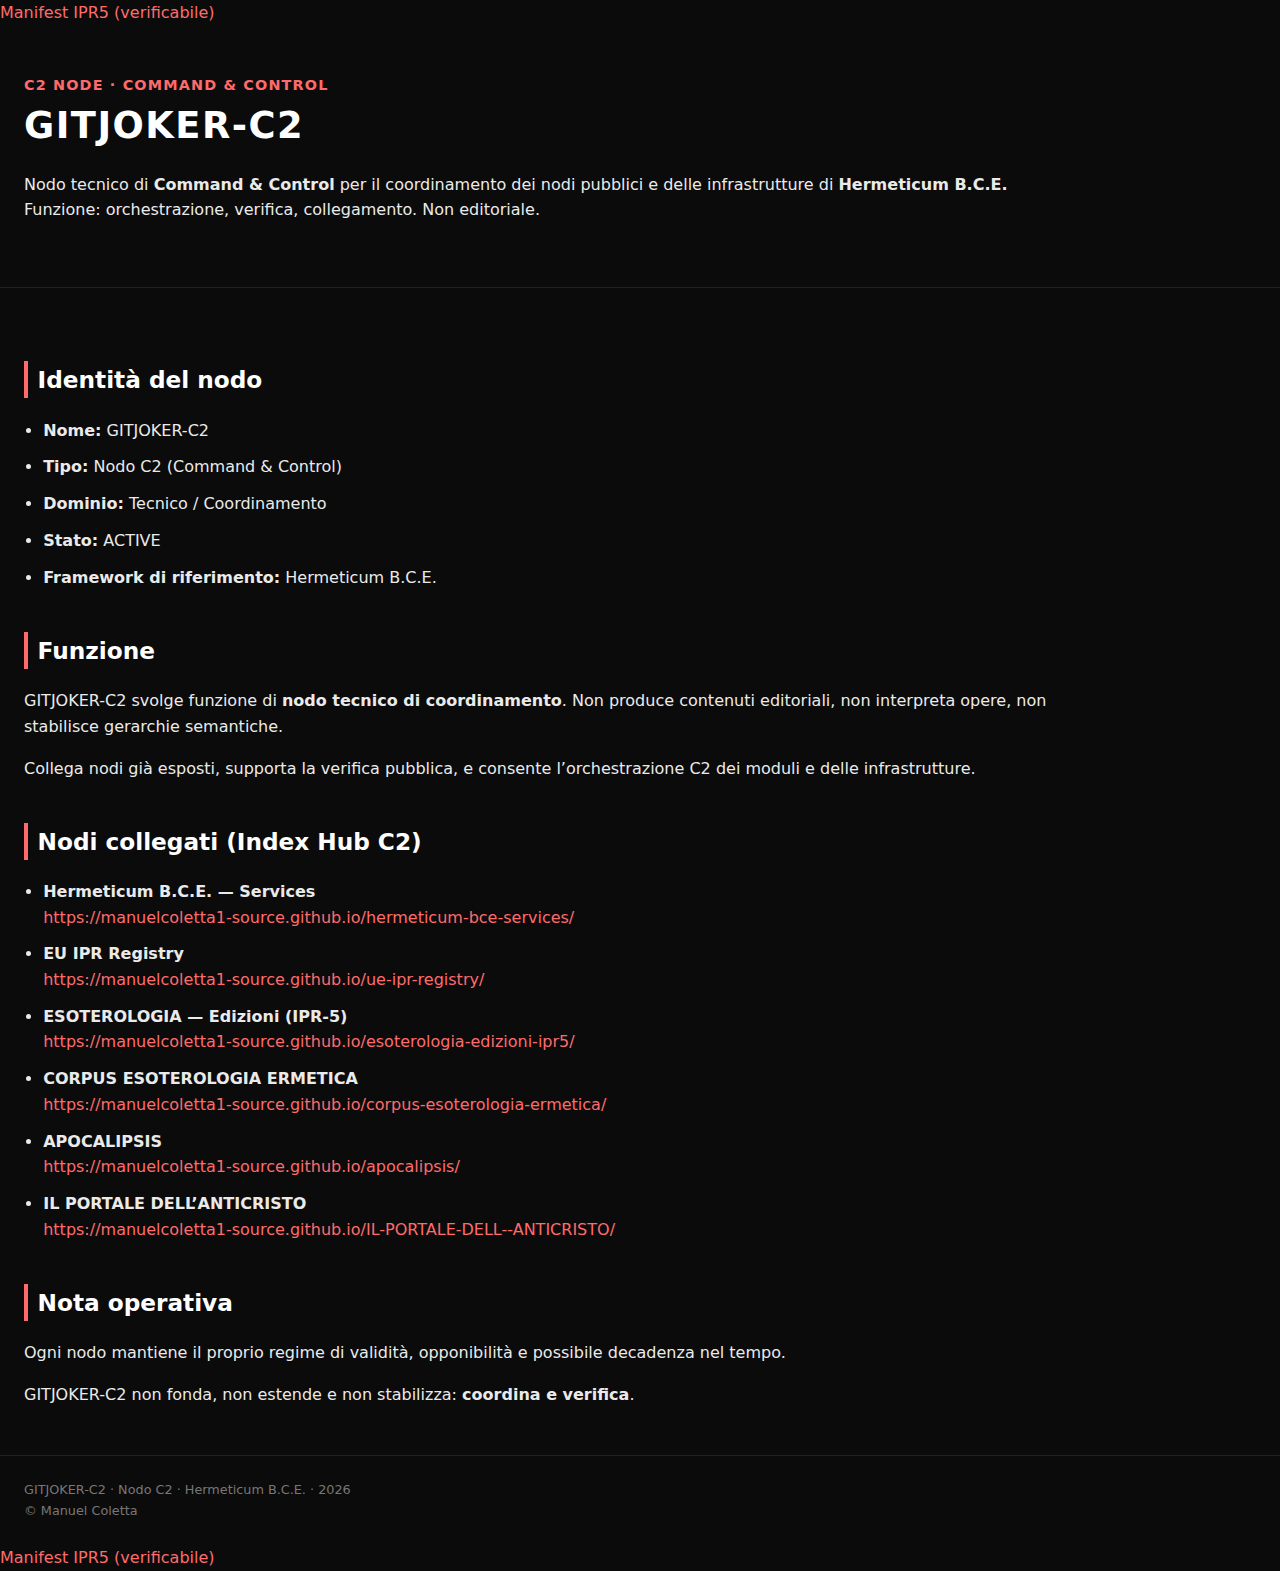
<file: index.html>
<a href="./manifest.json">Manifest IPR5 (verificabile)</a>
<!doctype html>
<html lang="it">
<head>
  <meta charset="utf-8">
  <meta name="viewport" content="width=device-width,initial-scale=1">
  <title>GITJOKER-C2 | Hermeticum B.C.E.</title>
  <style>
    body{
      margin:0;
      background:#0b0b0b;
      color:#eaeaea;
      font-family:system-ui,-apple-system,Segoe UI,Roboto,Arial,sans-serif;
      line-height:1.6;
    }
    header{
      padding:3rem 1.5rem;
      border-bottom:1px solid #222;
    }
    main{
      padding:2rem 1.5rem;
      max-width:1100px;
    }
    h1,h2,h3{
      color:#ffffff;
    }
    h1{
      margin:0 0 .6rem 0;
      font-size:2.3rem;
      letter-spacing:.04em;
    }
    h2{
      margin-top:2.6rem;
      font-size:1.45rem;
      border-left:4px solid #ff6b6b;
      padding-left:.6rem;
    }
    ul{ padding-left:1.2rem; }
    li{ margin-bottom:.7rem; }
    a{
      color:#ff6b6b;
      text-decoration:none;
    }
    a:hover{ text-decoration:underline; }
    footer{
      padding:1.5rem;
      border-top:1px solid #222;
      font-size:.8rem;
      color:#777;
    }
    .tag{
      color:#ff6b6b;
      font-weight:600;
      font-size:.9rem;
      letter-spacing:.08em;
    }
  </style>
</head>

<body>
  <header>
    <span class="tag">C2 NODE · COMMAND & CONTROL</span>
    <h1>GITJOKER-C2</h1>
    <p>
      Nodo tecnico di <strong>Command &amp; Control</strong> per il coordinamento
      dei nodi pubblici e delle infrastrutture di <strong>Hermeticum B.C.E.</strong><br>
      Funzione: orchestrazione, verifica, collegamento. Non editoriale.
    </p>
  </header>

  <main>

    <h2>Identità del nodo</h2>
    <ul>
      <li><strong>Nome:</strong> GITJOKER-C2</li>
      <li><strong>Tipo:</strong> Nodo C2 (Command &amp; Control)</li>
      <li><strong>Dominio:</strong> Tecnico / Coordinamento</li>
      <li><strong>Stato:</strong> ACTIVE</li>
      <li><strong>Framework di riferimento:</strong> Hermeticum B.C.E.</li>
    </ul>

    <h2>Funzione</h2>
    <p>
      GITJOKER-C2 svolge funzione di <strong>nodo tecnico di coordinamento</strong>.
      Non produce contenuti editoriali, non interpreta opere,
      non stabilisce gerarchie semantiche.
    </p>
    <p>
      Collega nodi già esposti, supporta la verifica pubblica,
      e consente l’orchestrazione C2 dei moduli e delle infrastrutture.
    </p>

    <h2>Nodi collegati (Index Hub C2)</h2>
    <ul>
      <li>
        <strong>Hermeticum B.C.E. — Services</strong><br>
        <a href="https://manuelcoletta1-source.github.io/hermeticum-bce-services/">
          https://manuelcoletta1-source.github.io/hermeticum-bce-services/
        </a>
      </li>

      <li>
        <strong>EU IPR Registry</strong><br>
        <a href="https://manuelcoletta1-source.github.io/ue-ipr-registry/">
          https://manuelcoletta1-source.github.io/ue-ipr-registry/
        </a>
      </li>

      <li>
        <strong>ESOTEROLOGIA — Edizioni (IPR-5)</strong><br>
        <a href="https://manuelcoletta1-source.github.io/esoterologia-edizioni-ipr5/">
          https://manuelcoletta1-source.github.io/esoterologia-edizioni-ipr5/
        </a>
      </li>

      <li>
        <strong>CORPUS ESOTEROLOGIA ERMETICA</strong><br>
        <a href="https://manuelcoletta1-source.github.io/corpus-esoterologia-ermetica/">
          https://manuelcoletta1-source.github.io/corpus-esoterologia-ermetica/
        </a>
      </li>

      <li>
        <strong>APOCALIPSIS</strong><br>
        <a href="https://manuelcoletta1-source.github.io/apocalipsis/">
          https://manuelcoletta1-source.github.io/apocalipsis/
        </a>
      </li>

      <li>
        <strong>IL PORTALE DELL’ANTICRISTO</strong><br>
        <a href="https://manuelcoletta1-source.github.io/IL-PORTALE-DELL--ANTICRISTO/">
          https://manuelcoletta1-source.github.io/IL-PORTALE-DELL--ANTICRISTO/
        </a>
      </li>
    </ul>

    <h2>Nota operativa</h2>
    <p>
      Ogni nodo mantiene il proprio regime di validità,
      opponibilità e possibile decadenza nel tempo.
    </p>
    <p>
      GITJOKER-C2 non fonda, non estende e non stabilizza:
      <strong>coordina e verifica</strong>.
    </p>

  </main>

  <footer>
    GITJOKER-C2 · Nodo C2 · Hermeticum B.C.E. · 2026<br>
    © Manuel Coletta
  </footer>
</body>
</html>
<a href="./manifest.json">Manifest IPR5 (verificabile)</a>
</file>
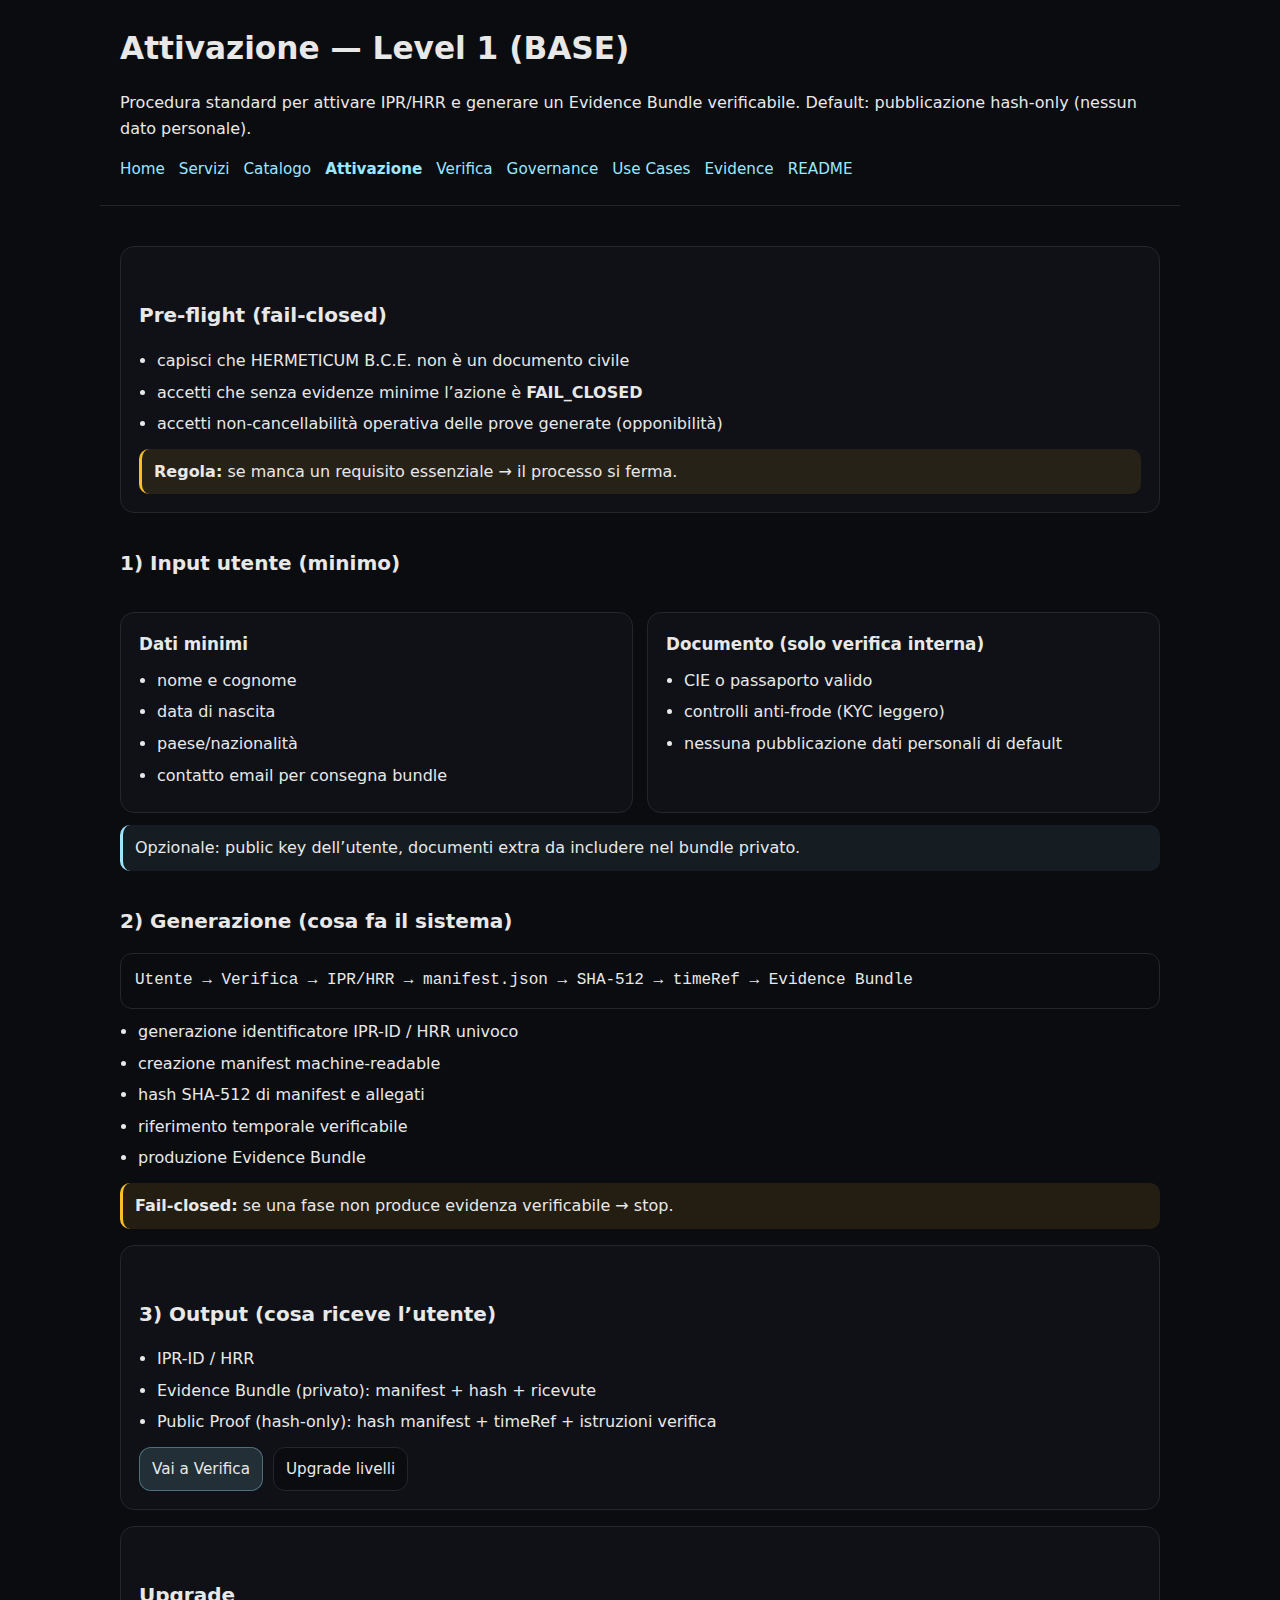
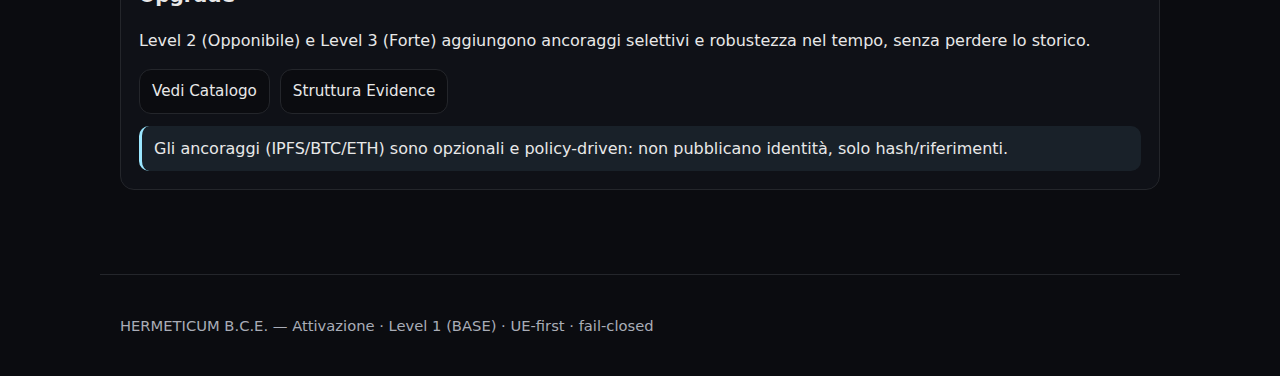
<file: create.html>
<!DOCTYPE html>
<html lang="it">
<head>
  <meta charset="UTF-8" />
  <title>HERMETICUM B.C.E. — Attivazione | Level 1 (BASE)</title>
  <meta name="viewport" content="width=device-width, initial-scale=1" />
  <meta name="description" content="Attivazione BioCyber Identity Card: procedura fail-closed per generare IPR/HRR e Evidence Bundle verificabile. Nessuna pubblicazione dati personali di default." />
  <style>
    :root{--bg:#0b0c10;--panel:#0f1117;--line:#24262b;--text:#e8e8e8;--muted:#a9adb7;--accent:#9be7ff;--warn:#fbbf24;--bad:#fb7185;color-scheme:dark;}
    *{box-sizing:border-box;}
    body{margin:0;font-family:system-ui,-apple-system,Segoe UI,Roboto,Arial,sans-serif;background:var(--bg);color:var(--text);line-height:1.6;}
    header,main,footer{max-width:1080px;margin:0 auto;padding:24px 20px;}
    header{border-bottom:1px solid var(--line);}
    footer{border-top:1px solid var(--line);margin-top:60px;font-size:.92rem;color:var(--muted);}
    a{color:var(--accent);text-decoration:none;}a:hover{text-decoration:underline;}
    h1{margin:0 0 8px;font-size:1.95rem;}h2{margin-top:34px;font-size:1.25rem;}h3{margin:0 0 8px;font-size:1.05rem;}
    .nav{display:flex;gap:14px;flex-wrap:wrap;margin-top:12px;font-size:.95rem;}
    .card{background:var(--panel);border:1px solid var(--line);border-radius:14px;padding:18px;margin-top:16px;}
    .mono{font-family:ui-monospace,SFMono-Regular,Menlo,Consolas,monospace;background:#0b0c10;border:1px solid var(--line);border-radius:12px;padding:14px;overflow-x:auto;white-space:nowrap;margin-top:10px;}
    .note{border-left:3px solid var(--accent);padding:10px 12px;background:rgba(155,231,255,.08);border-radius:10px;margin-top:12px;}
    .warn{border-left-color:var(--warn);background:rgba(251,191,36,.10);}
    .bad{border-left-color:var(--bad);background:rgba(251,113,133,.10);}
    ul{padding-left:18px;margin:10px 0 0;}li{margin:6px 0;}
    .btnrow{display:flex;gap:10px;flex-wrap:wrap;margin-top:12px;}
    .btn{display:inline-block;padding:9px 12px;border-radius:12px;border:1px solid var(--line);background:#0b0c10;color:var(--text);font-size:.95rem;}
    .btn.primary{background:rgba(155,231,255,.14);border-color:rgba(155,231,255,.35);}
    .grid{display:grid;grid-template-columns:repeat(12,1fr);gap:14px;margin-top:16px;}
    .col6{grid-column:span 12;}@media(min-width:980px){.col6{grid-column:span 6;}}
  </style>
</head>
<body>
<header>
  <h1>Attivazione — Level 1 (BASE)</h1>
  <p class="muted">Procedura standard per attivare IPR/HRR e generare un Evidence Bundle verificabile. Default: pubblicazione hash-only (nessun dato personale).</p>

  <nav class="nav">
    <a href="./index.html">Home</a>
    <a href="./services.html">Servizi</a>
    <a href="./catalog.html">Catalogo</a>
    <a href="./create.html"><strong>Attivazione</strong></a>
    <a href="./verify.html">Verifica</a>
    <a href="./governance.html">Governance</a>
    <a href="./use-cases.html">Use Cases</a>
    <a href="./evidence.html">Evidence</a>
    <a href="./README.md">README</a>
  </nav>
</header>

<main>
  <section class="card">
    <h2>Pre-flight (fail-closed)</h2>
    <ul>
      <li>capisci che HERMETICUM B.C.E. non è un documento civile</li>
      <li>accetti che senza evidenze minime l’azione è <strong>FAIL_CLOSED</strong></li>
      <li>accetti non-cancellabilità operativa delle prove generate (opponibilità)</li>
    </ul>
    <div class="note warn"><strong>Regola:</strong> se manca un requisito essenziale → il processo si ferma.</div>
  </section>

  <section>
    <h2>1) Input utente (minimo)</h2>
    <div class="grid">
      <div class="card col6">
        <h3>Dati minimi</h3>
        <ul>
          <li>nome e cognome</li>
          <li>data di nascita</li>
          <li>paese/nazionalità</li>
          <li>contatto email per consegna bundle</li>
        </ul>
      </div>
      <div class="card col6">
        <h3>Documento (solo verifica interna)</h3>
        <ul>
          <li>CIE o passaporto valido</li>
          <li>controlli anti-frode (KYC leggero)</li>
          <li>nessuna pubblicazione dati personali di default</li>
        </ul>
      </div>
    </div>
    <div class="note">Opzionale: public key dell’utente, documenti extra da includere nel bundle privato.</div>
  </section>

  <section>
    <h2>2) Generazione (cosa fa il sistema)</h2>
    <div class="mono">Utente → Verifica → IPR/HRR → manifest.json → SHA-512 → timeRef → Evidence Bundle</div>
    <ul>
      <li>generazione identificatore IPR-ID / HRR univoco</li>
      <li>creazione manifest machine-readable</li>
      <li>hash SHA-512 di manifest e allegati</li>
      <li>riferimento temporale verificabile</li>
      <li>produzione Evidence Bundle</li>
    </ul>
    <div class="note warn"><strong>Fail-closed:</strong> se una fase non produce evidenza verificabile → stop.</div>
  </section>

  <section class="card">
    <h2>3) Output (cosa riceve l’utente)</h2>
    <ul>
      <li>IPR-ID / HRR</li>
      <li>Evidence Bundle (privato): manifest + hash + ricevute</li>
      <li>Public Proof (hash-only): hash manifest + timeRef + istruzioni verifica</li>
    </ul>
    <div class="btnrow">
      <a class="btn primary" href="./verify.html">Vai a Verifica</a>
      <a class="btn" href="./catalog.html">Upgrade livelli</a>
    </div>
  </section>

  <section class="card">
    <h2>Upgrade</h2>
    <p class="muted">Level 2 (Opponibile) e Level 3 (Forte) aggiungono ancoraggi selettivi e robustezza nel tempo, senza perdere lo storico.</p>
    <div class="btnrow">
      <a class="btn" href="./catalog.html">Vedi Catalogo</a>
      <a class="btn" href="./evidence.html">Struttura Evidence</a>
    </div>
    <div class="note">Gli ancoraggi (IPFS/BTC/ETH) sono opzionali e policy-driven: non pubblicano identità, solo hash/riferimenti.</div>
  </section>
</main>

<footer>
  <p>HERMETICUM B.C.E. — Attivazione · Level 1 (BASE) · UE-first · fail-closed</p>
</footer>
</body>
</html>
</file>
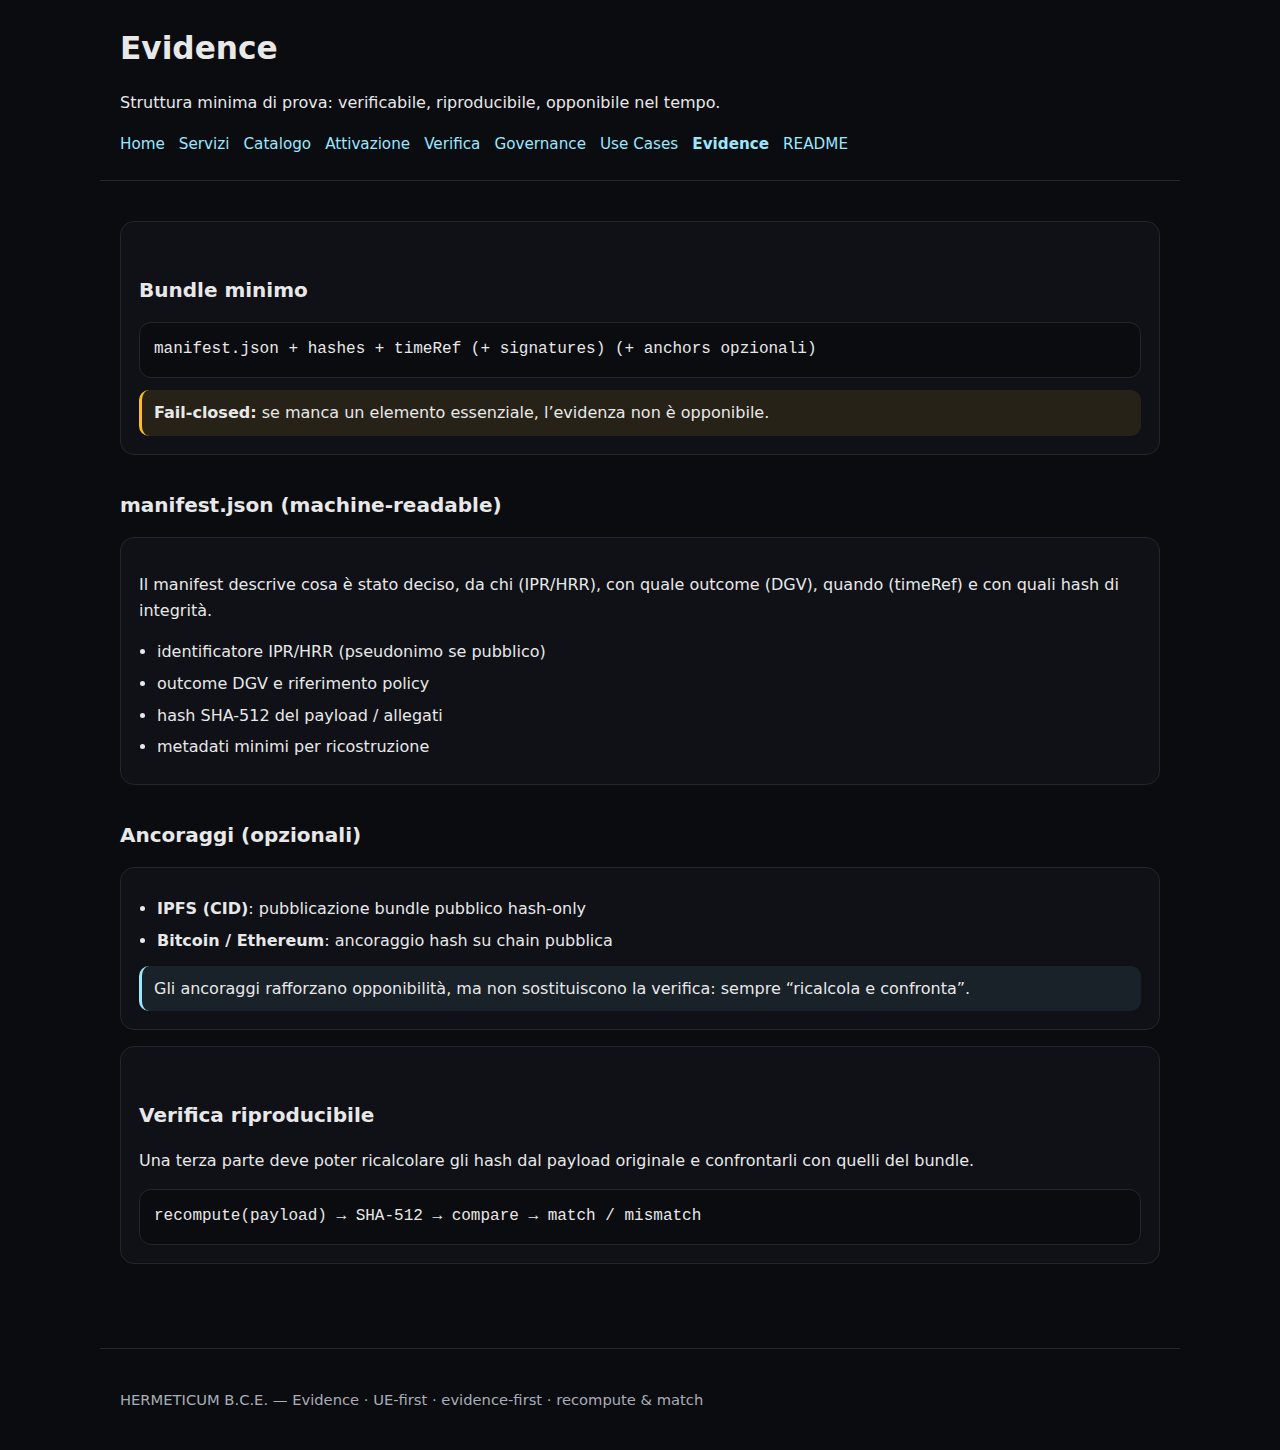
<file: evidence.html>
<!DOCTYPE html>
<html lang="it">
<head>
  <meta charset="UTF-8" />
  <title>HERMETICUM B.C.E. — Evidence</title>
  <meta name="viewport" content="width=device-width, initial-scale=1" />
  <meta name="description" content="Evidence: struttura del bundle, manifest machine-readable, hash, firme, tempo e ancoraggi opzionali. Verifica riproducibile nel tempo." />
  <style>
    :root{--bg:#0b0c10;--panel:#0f1117;--line:#24262b;--text:#e8e8e8;--muted:#a9adb7;--accent:#9be7ff;--warn:#fbbf24;color-scheme:dark;}
    *{box-sizing:border-box;}
    body{margin:0;font-family:system-ui,-apple-system,Segoe UI,Roboto,Arial,sans-serif;background:var(--bg);color:var(--text);line-height:1.6;}
    header,main,footer{max-width:1080px;margin:0 auto;padding:24px 20px;}
    header{border-bottom:1px solid var(--line);}
    footer{border-top:1px solid var(--line);margin-top:60px;font-size:.92rem;color:var(--muted);}
    a{color:var(--accent);text-decoration:none;}a:hover{text-decoration:underline;}
    h1{margin:0 0 8px;font-size:1.95rem;}h2{margin-top:34px;font-size:1.25rem;}h3{margin:0 0 8px;font-size:1.05rem;}
    .nav{display:flex;gap:14px;flex-wrap:wrap;margin-top:12px;font-size:.95rem;}
    .card{background:var(--panel);border:1px solid var(--line);border-radius:14px;padding:18px;margin-top:16px;}
    .mono{font-family:ui-monospace,SFMono-Regular,Menlo,Consolas,monospace;background:#0b0c10;border:1px solid var(--line);border-radius:12px;padding:14px;overflow-x:auto;white-space:nowrap;margin-top:10px;}
    .note{border-left:3px solid var(--accent);padding:10px 12px;background:rgba(155,231,255,.08);border-radius:10px;margin-top:12px;}
    .warn{border-left-color:var(--warn);background:rgba(251,191,36,.10);}
    ul{padding-left:18px;margin:10px 0 0;}li{margin:6px 0;}
  </style>
</head>
<body>
<header>
  <h1>Evidence</h1>
  <p class="muted">Struttura minima di prova: verificabile, riproducibile, opponibile nel tempo.</p>

  <nav class="nav">
    <a href="./index.html">Home</a>
    <a href="./services.html">Servizi</a>
    <a href="./catalog.html">Catalogo</a>
    <a href="./create.html">Attivazione</a>
    <a href="./verify.html">Verifica</a>
    <a href="./governance.html">Governance</a>
    <a href="./use-cases.html">Use Cases</a>
    <a href="./evidence.html"><strong>Evidence</strong></a>
    <a href="./README.md">README</a>
  </nav>
</header>

<main>
  <section class="card">
    <h2>Bundle minimo</h2>
    <div class="mono">manifest.json + hashes + timeRef (+ signatures) (+ anchors opzionali)</div>
    <div class="note warn"><strong>Fail-closed:</strong> se manca un elemento essenziale, l’evidenza non è opponibile.</div>
  </section>

  <section>
    <h2>manifest.json (machine-readable)</h2>
    <div class="card">
      <p class="muted">Il manifest descrive cosa è stato deciso, da chi (IPR/HRR), con quale outcome (DGV), quando (timeRef) e con quali hash di integrità.</p>
      <ul>
        <li>identificatore IPR/HRR (pseudonimo se pubblico)</li>
        <li>outcome DGV e riferimento policy</li>
        <li>hash SHA-512 del payload / allegati</li>
        <li>metadati minimi per ricostruzione</li>
      </ul>
    </div>
  </section>

  <section>
    <h2>Ancoraggi (opzionali)</h2>
    <div class="card">
      <ul>
        <li><strong>IPFS (CID)</strong>: pubblicazione bundle pubblico hash-only</li>
        <li><strong>Bitcoin / Ethereum</strong>: ancoraggio hash su chain pubblica</li>
      </ul>
      <div class="note">Gli ancoraggi rafforzano opponibilità, ma non sostituiscono la verifica: sempre “ricalcola e confronta”.</div>
    </div>
  </section>

  <section class="card">
    <h2>Verifica riproducibile</h2>
    <p class="muted">Una terza parte deve poter ricalcolare gli hash dal payload originale e confrontarli con quelli del bundle.</p>
    <div class="mono">recompute(payload) → SHA-512 → compare → match / mismatch</div>
  </section>
</main>

<footer>
  <p>HERMETICUM B.C.E. — Evidence · UE-first · evidence-first · recompute & match</p>
</footer>
</body>
</html>
</file>
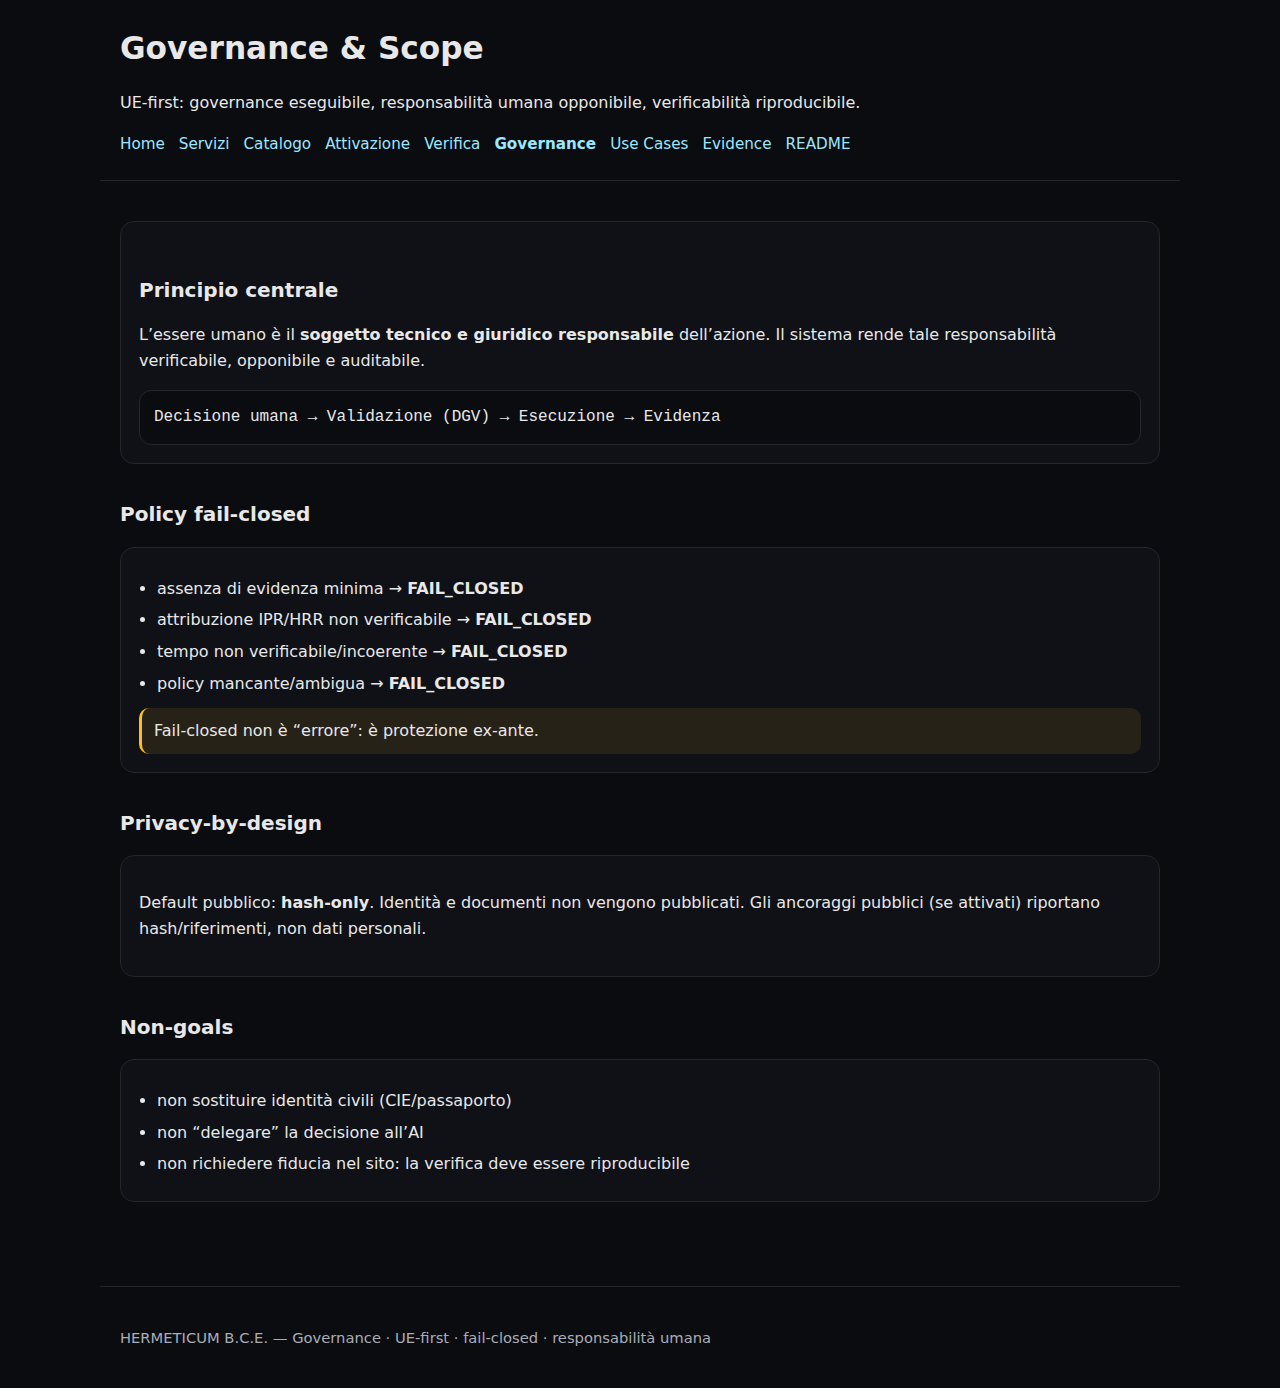
<file: governance.html>
<!DOCTYPE html>
<html lang="it">
<head>
  <meta charset="UTF-8" />
  <title>HERMETICUM B.C.E. — Governance & Scope</title>
  <meta name="viewport" content="width=device-width, initial-scale=1" />
  <meta name="description" content="Governance UE-first: scope, non-goals, fail-closed policy, responsabilità umana, privacy-by-design e verificabilità riproducibile." />
  <style>
    :root{--bg:#0b0c10;--panel:#0f1117;--line:#24262b;--text:#e8e8e8;--muted:#a9adb7;--accent:#9be7ff;--warn:#fbbf24;color-scheme:dark;}
    *{box-sizing:border-box;}
    body{margin:0;font-family:system-ui,-apple-system,Segoe UI,Roboto,Arial,sans-serif;background:var(--bg);color:var(--text);line-height:1.6;}
    header,main,footer{max-width:1080px;margin:0 auto;padding:24px 20px;}
    header{border-bottom:1px solid var(--line);}
    footer{border-top:1px solid var(--line);margin-top:60px;font-size:.92rem;color:var(--muted);}
    a{color:var(--accent);text-decoration:none;}a:hover{text-decoration:underline;}
    h1{margin:0 0 8px;font-size:1.95rem;}h2{margin-top:34px;font-size:1.25rem;}h3{margin:0 0 8px;font-size:1.05rem;}
    .nav{display:flex;gap:14px;flex-wrap:wrap;margin-top:12px;font-size:.95rem;}
    .card{background:var(--panel);border:1px solid var(--line);border-radius:14px;padding:18px;margin-top:16px;}
    .mono{font-family:ui-monospace,SFMono-Regular,Menlo,Consolas,monospace;background:#0b0c10;border:1px solid var(--line);border-radius:12px;padding:14px;overflow-x:auto;white-space:nowrap;margin-top:10px;}
    .note{border-left:3px solid var(--accent);padding:10px 12px;background:rgba(155,231,255,.08);border-radius:10px;margin-top:12px;}
    .warn{border-left-color:var(--warn);background:rgba(251,191,36,.10);}
    ul{padding-left:18px;margin:10px 0 0;}li{margin:6px 0;}
  </style>
</head>
<body>
<header>
  <h1>Governance & Scope</h1>
  <p class="muted">UE-first: governance eseguibile, responsabilità umana opponibile, verificabilità riproducibile.</p>

  <nav class="nav">
    <a href="./index.html">Home</a>
    <a href="./services.html">Servizi</a>
    <a href="./catalog.html">Catalogo</a>
    <a href="./create.html">Attivazione</a>
    <a href="./verify.html">Verifica</a>
    <a href="./governance.html"><strong>Governance</strong></a>
    <a href="./use-cases.html">Use Cases</a>
    <a href="./evidence.html">Evidence</a>
    <a href="./README.md">README</a>
  </nav>
</header>

<main>
  <section class="card">
    <h2>Principio centrale</h2>
    <p class="muted">
      L’essere umano è il <strong>soggetto tecnico e giuridico responsabile</strong> dell’azione.
      Il sistema rende tale responsabilità verificabile, opponibile e auditabile.
    </p>
    <div class="mono">Decisione umana → Validazione (DGV) → Esecuzione → Evidenza</div>
  </section>

  <section>
    <h2>Policy fail-closed</h2>
    <div class="card">
      <ul>
        <li>assenza di evidenza minima → <strong>FAIL_CLOSED</strong></li>
        <li>attribuzione IPR/HRR non verificabile → <strong>FAIL_CLOSED</strong></li>
        <li>tempo non verificabile/incoerente → <strong>FAIL_CLOSED</strong></li>
        <li>policy mancante/ambigua → <strong>FAIL_CLOSED</strong></li>
      </ul>
      <div class="note warn">Fail-closed non è “errore”: è protezione ex-ante.</div>
    </div>
  </section>

  <section>
    <h2>Privacy-by-design</h2>
    <div class="card">
      <p class="muted">
        Default pubblico: <strong>hash-only</strong>.
        Identità e documenti non vengono pubblicati. Gli ancoraggi pubblici (se attivati) riportano hash/riferimenti, non dati personali.
      </p>
    </div>
  </section>

  <section>
    <h2>Non-goals</h2>
    <div class="card">
      <ul>
        <li>non sostituire identità civili (CIE/passaporto)</li>
        <li>non “delegare” la decisione all’AI</li>
        <li>non richiedere fiducia nel sito: la verifica deve essere riproducibile</li>
      </ul>
    </div>
  </section>
</main>

<footer>
  <p>HERMETICUM B.C.E. — Governance · UE-first · fail-closed · responsabilità umana</p>
</footer>
</body>
</html>
</file>
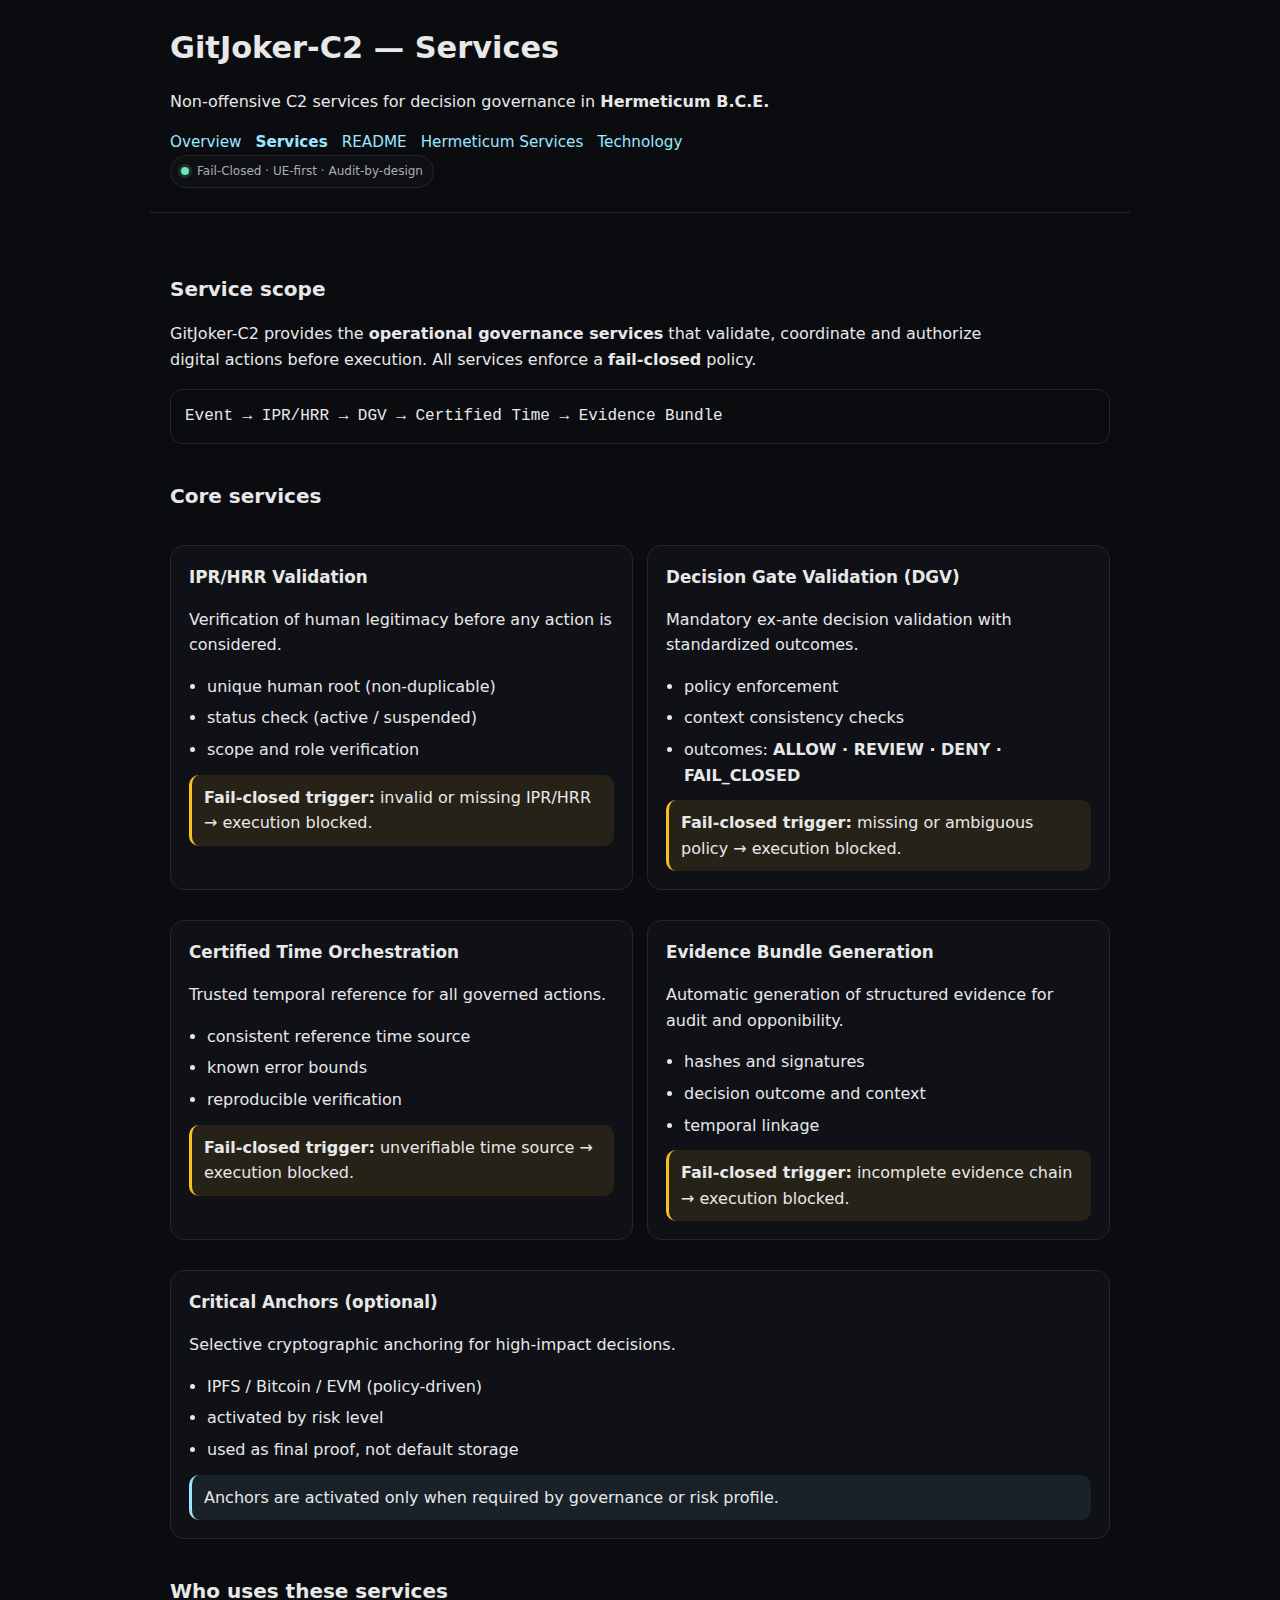
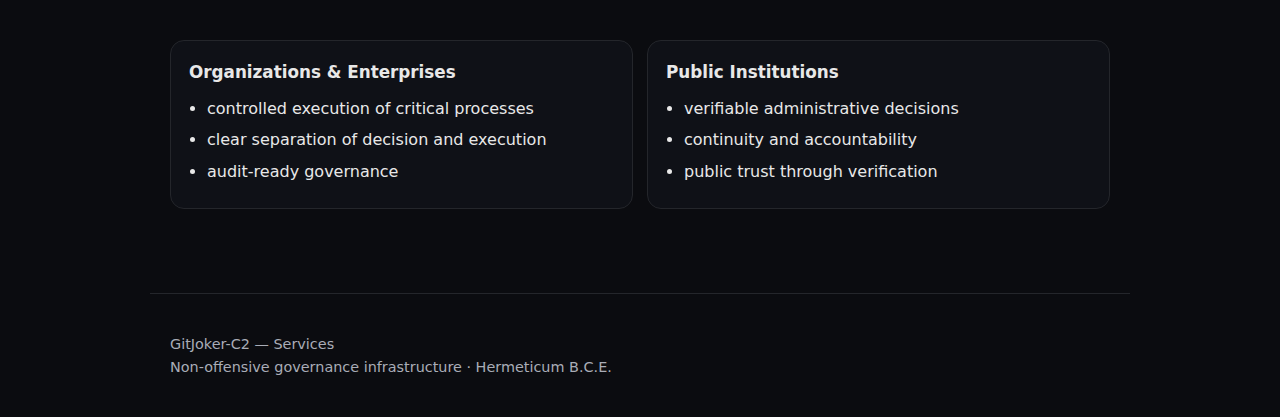
<file: services.html>
<!DOCTYPE html>
<html lang="en">
<head>
  <meta charset="UTF-8" />
  <title>GitJoker-C2 — Services | Hermeticum B.C.E.</title>
  <meta name="viewport" content="width=device-width, initial-scale=1" />
  <meta name="description" content="GitJoker-C2 services: fail-closed decision governance, IPR/HRR validation, DGV, certified time and evidence orchestration." />
  <style>
    :root{
      --bg:#0b0c10;
      --panel:#0f1117;
      --line:#24262b;
      --text:#e8e8e8;
      --muted:#a9adb7;
      --accent:#9be7ff;
      --good:#6ee7b7;
      --warn:#fbbf24;
      color-scheme: dark;
    }
    *{ box-sizing:border-box; }
    body{
      margin:0;
      font-family:system-ui,-apple-system,Segoe UI,Roboto,Arial,sans-serif;
      background:var(--bg);
      color:var(--text);
      line-height:1.6;
    }
    header, main, footer{
      max-width:980px;
      margin:0 auto;
      padding:24px 20px;
    }
    header{ border-bottom:1px solid var(--line); }
    footer{
      border-top:1px solid var(--line);
      margin-top:60px;
      font-size:0.9rem;
      color:var(--muted);
    }
    a{ color:var(--accent); text-decoration:none; }
    a:hover{ text-decoration:underline; }

    h1{ margin:0 0 10px; font-size:1.9rem; }
    h2{ margin-top:36px; font-size:1.25rem; }
    h3{ margin:0 0 8px; font-size:1.05rem; }
    p{ max-width:860px; }

    .nav{
      display:flex;
      gap:14px;
      flex-wrap:wrap;
      margin-top:12px;
      font-size:0.95rem;
    }

    .card{
      background:var(--panel);
      border:1px solid var(--line);
      border-radius:14px;
      padding:18px;
      margin-top:16px;
    }

    .grid{
      display:grid;
      grid-template-columns:repeat(12,1fr);
      gap:14px;
      margin-top:16px;
    }
    .col6{ grid-column:span 12; }
    .col12{ grid-column:span 12; }
    @media(min-width:900px){
      .col6{ grid-column:span 6; }
    }

    ul{ padding-left:18px; margin:10px 0 0; }
    li{ margin:6px 0; }

    .mono{
      font-family:ui-monospace,SFMono-Regular,Menlo,Consolas,monospace;
      background:#0b0c10;
      border:1px solid var(--line);
      border-radius:12px;
      padding:14px;
      overflow-x:auto;
      white-space:nowrap;
      margin-top:10px;
    }

    .note{
      border-left:3px solid var(--accent);
      padding:10px 12px;
      background:rgba(155,231,255,0.08);
      border-radius:10px;
      margin-top:12px;
    }
    .warn{
      border-left-color:var(--warn);
      background:rgba(251,191,36,0.10);
    }

    .badge{
      display:inline-flex;
      align-items:center;
      gap:8px;
      border:1px solid var(--line);
      border-radius:999px;
      padding:6px 10px;
      font-size:12px;
      color:var(--muted);
      background:rgba(255,255,255,0.02);
    }
    .dot{
      width:8px;height:8px;border-radius:999px;background:var(--good);
      box-shadow:0 0 0 3px rgba(110,231,183,0.15);
    }
  </style>
</head>

<body>
<header>
  <h1>GitJoker-C2 — Services</h1>
  <p class="muted">
    Non-offensive C2 services for decision governance in <strong>Hermeticum B.C.E.</strong>
  </p>

  <nav class="nav">
    <a href="./index.html">Overview</a>
    <a href="./services.html"><strong>Services</strong></a>
    <a href="./README.md">README</a>
    <a href="https://manuelcoletta1-source.github.io/hermeticum-bce-services/">Hermeticum Services</a>
    <a href="https://manuelcoletta1-source.github.io/hermeticum-bce-technology/">Technology</a>
  </nav>

  <div class="badge"><span class="dot"></span> Fail-Closed · UE-first · Audit-by-design</div>
</header>

<main>

  <section>
    <h2>Service scope</h2>
    <p>
      GitJoker-C2 provides the <strong>operational governance services</strong> that
      validate, coordinate and authorize digital actions before execution.
      All services enforce a <strong>fail-closed</strong> policy.
    </p>
    <div class="mono">Event → IPR/HRR → DGV → Certified Time → Evidence Bundle</div>
  </section>

  <section>
    <h2>Core services</h2>

    <div class="grid">

      <div class="card col6">
        <h3>IPR/HRR Validation</h3>
        <p class="muted">
          Verification of human legitimacy before any action is considered.
        </p>
        <ul>
          <li>unique human root (non-duplicable)</li>
          <li>status check (active / suspended)</li>
          <li>scope and role verification</li>
        </ul>
        <div class="note warn">
          <strong>Fail-closed trigger:</strong> invalid or missing IPR/HRR → execution blocked.
        </div>
      </div>

      <div class="card col6">
        <h3>Decision Gate Validation (DGV)</h3>
        <p class="muted">
          Mandatory ex-ante decision validation with standardized outcomes.
        </p>
        <ul>
          <li>policy enforcement</li>
          <li>context consistency checks</li>
          <li>outcomes: <strong>ALLOW · REVIEW · DENY · FAIL_CLOSED</strong></li>
        </ul>
        <div class="note warn">
          <strong>Fail-closed trigger:</strong> missing or ambiguous policy → execution blocked.
        </div>
      </div>

      <div class="card col6">
        <h3>Certified Time Orchestration</h3>
        <p class="muted">
          Trusted temporal reference for all governed actions.
        </p>
        <ul>
          <li>consistent reference time source</li>
          <li>known error bounds</li>
          <li>reproducible verification</li>
        </ul>
        <div class="note warn">
          <strong>Fail-closed trigger:</strong> unverifiable time source → execution blocked.
        </div>
      </div>

      <div class="card col6">
        <h3>Evidence Bundle Generation</h3>
        <p class="muted">
          Automatic generation of structured evidence for audit and opponibility.
        </p>
        <ul>
          <li>hashes and signatures</li>
          <li>decision outcome and context</li>
          <li>temporal linkage</li>
        </ul>
        <div class="note warn">
          <strong>Fail-closed trigger:</strong> incomplete evidence chain → execution blocked.
        </div>
      </div>

      <div class="card col12">
        <h3>Critical Anchors (optional)</h3>
        <p class="muted">
          Selective cryptographic anchoring for high-impact decisions.
        </p>
        <ul>
          <li>IPFS / Bitcoin / EVM (policy-driven)</li>
          <li>activated by risk level</li>
          <li>used as final proof, not default storage</li>
        </ul>
        <div class="note">
          Anchors are activated only when required by governance or risk profile.
        </div>
      </div>

    </div>
  </section>

  <section>
    <h2>Who uses these services</h2>
    <div class="grid">
      <div class="card col6">
        <h3>Organizations & Enterprises</h3>
        <ul>
          <li>controlled execution of critical processes</li>
          <li>clear separation of decision and execution</li>
          <li>audit-ready governance</li>
        </ul>
      </div>
      <div class="card col6">
        <h3>Public Institutions</h3>
        <ul>
          <li>verifiable administrative decisions</li>
          <li>continuity and accountability</li>
          <li>public trust through verification</li>
        </ul>
      </div>
    </div>
  </section>

</main>

<footer>
  <p>
    GitJoker-C2 — Services<br/>
    Non-offensive governance infrastructure · Hermeticum B.C.E.
  </p>
</footer>
</body>
</html>
</file>
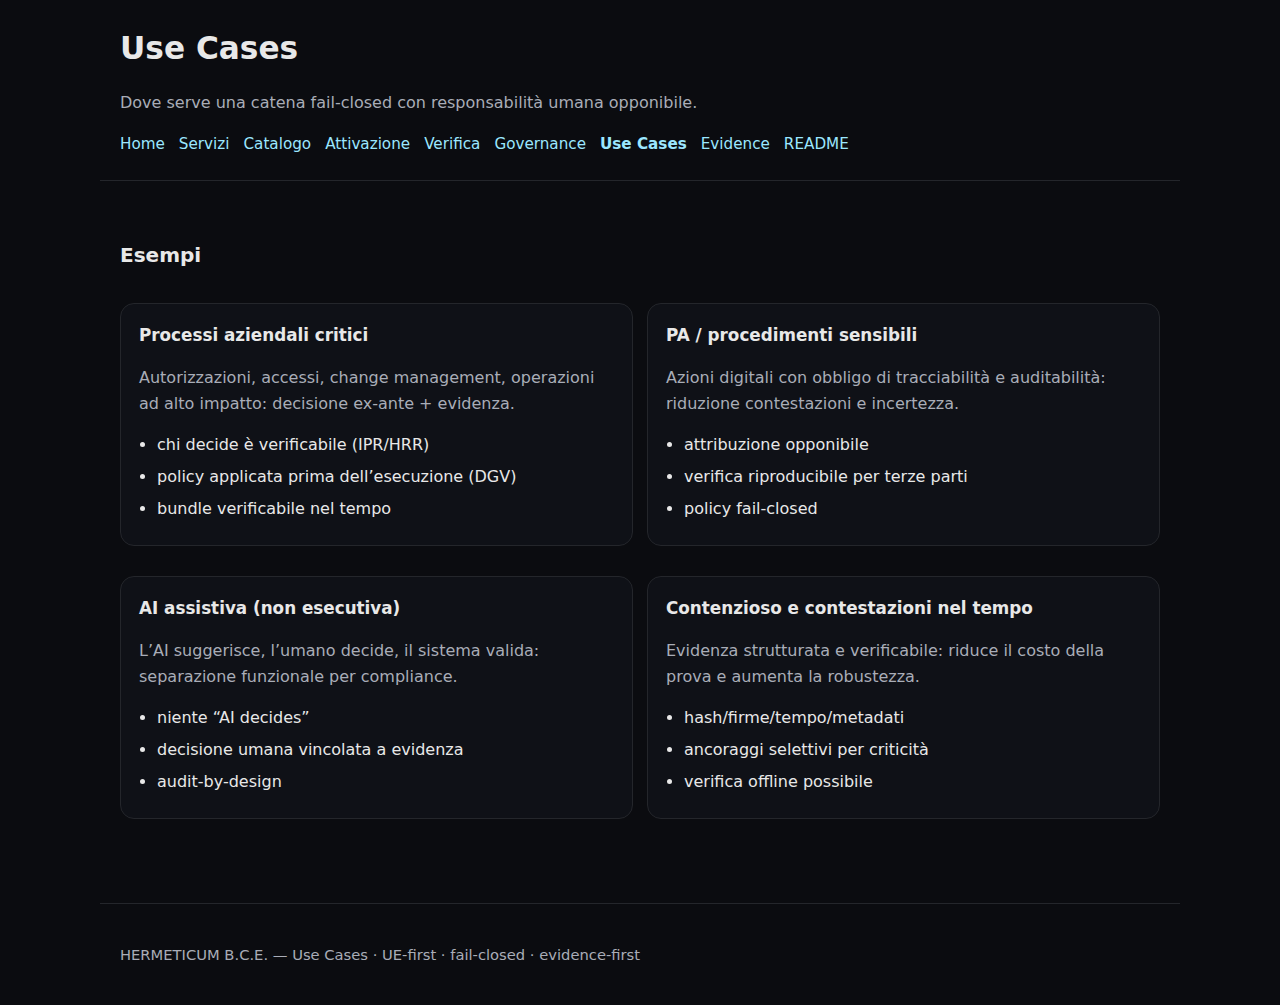
<file: use-cases.html>
<!DOCTYPE html>
<html lang="it">
<head>
  <meta charset="UTF-8" />
  <title>HERMETICUM B.C.E. — Use Cases</title>
  <meta name="viewport" content="width=device-width, initial-scale=1" />
  <meta name="description" content="Use cases: decisioni critiche con responsabilità umana opponibile, validazione ex-ante e prova digitale verificabile nel tempo." />
  <style>
    :root{--bg:#0b0c10;--panel:#0f1117;--line:#24262b;--text:#e8e8e8;--muted:#a9adb7;--accent:#9be7ff;color-scheme:dark;}
    *{box-sizing:border-box;}
    body{margin:0;font-family:system-ui,-apple-system,Segoe UI,Roboto,Arial,sans-serif;background:var(--bg);color:var(--text);line-height:1.6;}
    header,main,footer{max-width:1080px;margin:0 auto;padding:24px 20px;}
    header{border-bottom:1px solid var(--line);}
    footer{border-top:1px solid var(--line);margin-top:60px;font-size:.92rem;color:var(--muted);}
    a{color:var(--accent);text-decoration:none;}a:hover{text-decoration:underline;}
    h1{margin:0 0 8px;font-size:1.95rem;}h2{margin-top:34px;font-size:1.25rem;}h3{margin:0 0 8px;font-size:1.05rem;}
    .nav{display:flex;gap:14px;flex-wrap:wrap;margin-top:12px;font-size:.95rem;}
    .grid{display:grid;grid-template-columns:repeat(12,1fr);gap:14px;margin-top:16px;}
    .col6{grid-column:span 12;}@media(min-width:980px){.col6{grid-column:span 6;}}
    .card{background:var(--panel);border:1px solid var(--line);border-radius:14px;padding:18px;margin-top:16px;}
    .muted{color:var(--muted);}
    ul{padding-left:18px;margin:10px 0 0;}li{margin:6px 0;}
  </style>
</head>
<body>
<header>
  <h1>Use Cases</h1>
  <p class="muted">Dove serve una catena fail-closed con responsabilità umana opponibile.</p>

  <nav class="nav">
    <a href="./index.html">Home</a>
    <a href="./services.html">Servizi</a>
    <a href="./catalog.html">Catalogo</a>
    <a href="./create.html">Attivazione</a>
    <a href="./verify.html">Verifica</a>
    <a href="./governance.html">Governance</a>
    <a href="./use-cases.html"><strong>Use Cases</strong></a>
    <a href="./evidence.html">Evidence</a>
    <a href="./README.md">README</a>
  </nav>
</header>

<main>
  <section>
    <h2>Esempi</h2>
    <div class="grid">
      <div class="card col6">
        <h3>Processi aziendali critici</h3>
        <p class="muted">Autorizzazioni, accessi, change management, operazioni ad alto impatto: decisione ex-ante + evidenza.</p>
        <ul>
          <li>chi decide è verificabile (IPR/HRR)</li>
          <li>policy applicata prima dell’esecuzione (DGV)</li>
          <li>bundle verificabile nel tempo</li>
        </ul>
      </div>

      <div class="card col6">
        <h3>PA / procedimenti sensibili</h3>
        <p class="muted">Azioni digitali con obbligo di tracciabilità e auditabilità: riduzione contestazioni e incertezza.</p>
        <ul>
          <li>attribuzione opponibile</li>
          <li>verifica riproducibile per terze parti</li>
          <li>policy fail-closed</li>
        </ul>
      </div>

      <div class="card col6">
        <h3>AI assistiva (non esecutiva)</h3>
        <p class="muted">L’AI suggerisce, l’umano decide, il sistema valida: separazione funzionale per compliance.</p>
        <ul>
          <li>niente “AI decides”</li>
          <li>decisione umana vincolata a evidenza</li>
          <li>audit-by-design</li>
        </ul>
      </div>

      <div class="card col6">
        <h3>Contenzioso e contestazioni nel tempo</h3>
        <p class="muted">Evidenza strutturata e verificabile: riduce il costo della prova e aumenta la robustezza.</p>
        <ul>
          <li>hash/firme/tempo/metadati</li>
          <li>ancoraggi selettivi per criticità</li>
          <li>verifica offline possibile</li>
        </ul>
      </div>
    </div>
  </section>
</main>

<footer>
  <p>HERMETICUM B.C.E. — Use Cases · UE-first · fail-closed · evidence-first</p>
</footer>
</body>
</html>
</file>
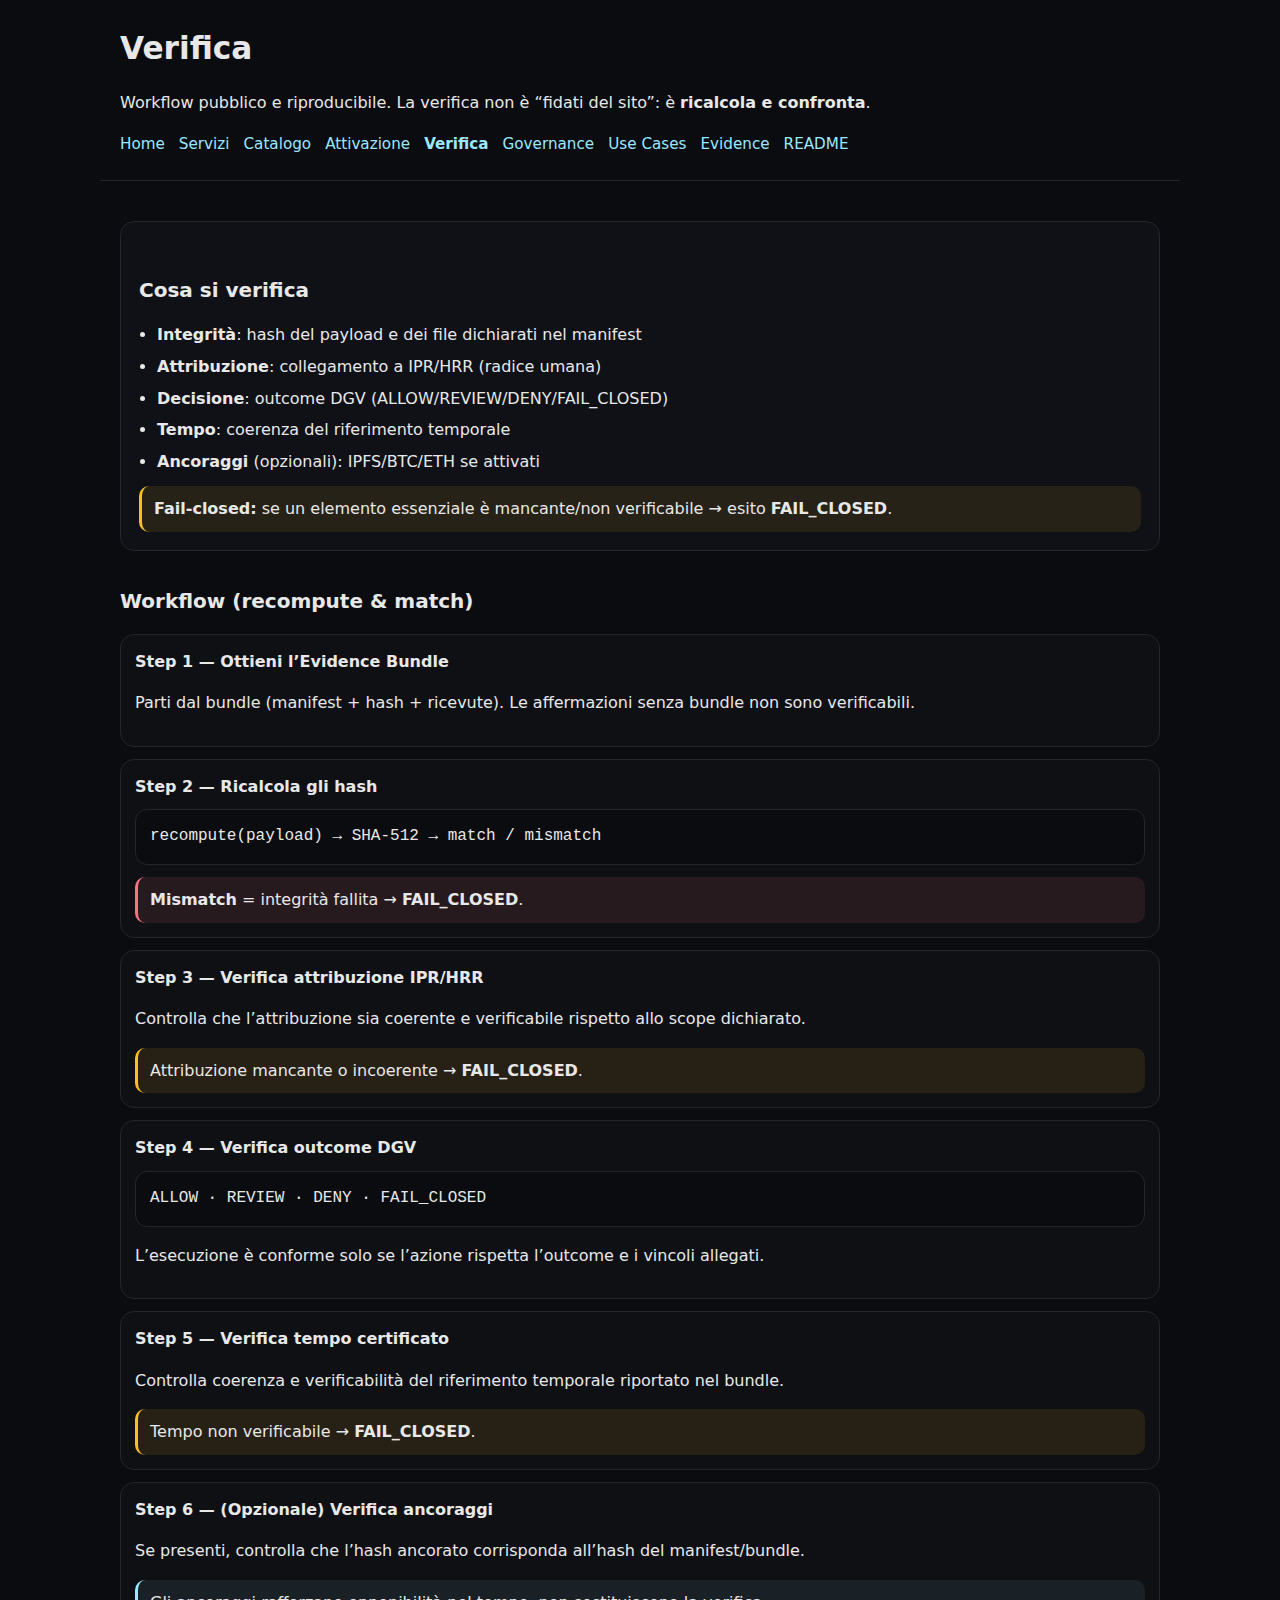
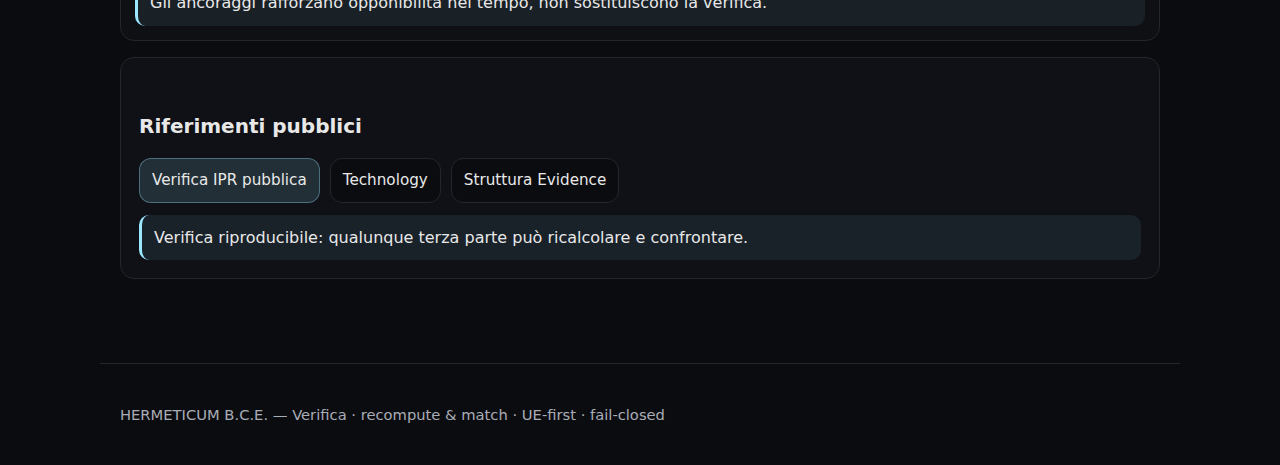
<file: verify.html>
<!DOCTYPE html>
<html lang="it">
<head>
  <meta charset="UTF-8" />
  <title>HERMETICUM B.C.E. — Verifica | Recompute & Match</title>
  <meta name="viewport" content="width=device-width, initial-scale=1" />
  <meta name="description" content="Workflow di verifica pubblico e riproducibile: ricalcola e confronta. Validazione Evidence Bundle, attribuzione IPR/HRR, outcome DGV, tempo e ancoraggi opzionali." />
  <style>
    :root{--bg:#0b0c10;--panel:#0f1117;--line:#24262b;--text:#e8e8e8;--muted:#a9adb7;--accent:#9be7ff;--good:#6ee7b7;--warn:#fbbf24;--bad:#fb7185;color-scheme:dark;}
    *{box-sizing:border-box;}
    body{margin:0;font-family:system-ui,-apple-system,Segoe UI,Roboto,Arial,sans-serif;background:var(--bg);color:var(--text);line-height:1.6;}
    header,main,footer{max-width:1080px;margin:0 auto;padding:24px 20px;}
    header{border-bottom:1px solid var(--line);}
    footer{border-top:1px solid var(--line);margin-top:60px;font-size:.92rem;color:var(--muted);}
    a{color:var(--accent);text-decoration:none;}a:hover{text-decoration:underline;}
    h1{margin:0 0 8px;font-size:1.95rem;}h2{margin-top:34px;font-size:1.25rem;}h3{margin:0 0 8px;font-size:1.05rem;}
    .nav{display:flex;gap:14px;flex-wrap:wrap;margin-top:12px;font-size:.95rem;}
    .card{background:var(--panel);border:1px solid var(--line);border-radius:14px;padding:18px;margin-top:16px;}
    .mono{font-family:ui-monospace,SFMono-Regular,Menlo,Consolas,monospace;background:#0b0c10;border:1px solid var(--line);border-radius:12px;padding:14px;overflow-x:auto;white-space:nowrap;margin-top:10px;}
    .note{border-left:3px solid var(--accent);padding:10px 12px;background:rgba(155,231,255,.08);border-radius:10px;margin-top:12px;}
    .warn{border-left-color:var(--warn);background:rgba(251,191,36,.10);}
    .bad{border-left-color:var(--bad);background:rgba(251,113,133,.10);}
    .step{border:1px solid var(--line);border-radius:14px;padding:14px;background:rgba(255,255,255,0.02);margin-top:12px;}
    .step b{display:block;margin-bottom:6px;}
    ul{padding-left:18px;margin:10px 0 0;}li{margin:6px 0;}
    .btnrow{display:flex;gap:10px;flex-wrap:wrap;margin-top:12px;}
    .btn{display:inline-block;padding:9px 12px;border-radius:12px;border:1px solid var(--line);background:#0b0c10;color:var(--text);font-size:.95rem;}
    .btn.primary{background:rgba(155,231,255,.14);border-color:rgba(155,231,255,.35);}
  </style>
</head>
<body>
<header>
  <h1>Verifica</h1>
  <p class="muted">Workflow pubblico e riproducibile. La verifica non è “fidati del sito”: è <strong>ricalcola e confronta</strong>.</p>

  <nav class="nav">
    <a href="./index.html">Home</a>
    <a href="./services.html">Servizi</a>
    <a href="./catalog.html">Catalogo</a>
    <a href="./create.html">Attivazione</a>
    <a href="./verify.html"><strong>Verifica</strong></a>
    <a href="./governance.html">Governance</a>
    <a href="./use-cases.html">Use Cases</a>
    <a href="./evidence.html">Evidence</a>
    <a href="./README.md">README</a>
  </nav>
</header>

<main>
  <section class="card">
    <h2>Cosa si verifica</h2>
    <ul>
      <li><strong>Integrità</strong>: hash del payload e dei file dichiarati nel manifest</li>
      <li><strong>Attribuzione</strong>: collegamento a IPR/HRR (radice umana)</li>
      <li><strong>Decisione</strong>: outcome DGV (ALLOW/REVIEW/DENY/FAIL_CLOSED)</li>
      <li><strong>Tempo</strong>: coerenza del riferimento temporale</li>
      <li><strong>Ancoraggi</strong> (opzionali): IPFS/BTC/ETH se attivati</li>
    </ul>
    <div class="note warn"><strong>Fail-closed:</strong> se un elemento essenziale è mancante/non verificabile → esito <strong>FAIL_CLOSED</strong>.</div>
  </section>

  <section>
    <h2>Workflow (recompute & match)</h2>

    <div class="step">
      <b>Step 1 — Ottieni l’Evidence Bundle</b>
      <p class="muted">Parti dal bundle (manifest + hash + ricevute). Le affermazioni senza bundle non sono verificabili.</p>
    </div>

    <div class="step">
      <b>Step 2 — Ricalcola gli hash</b>
      <div class="mono">recompute(payload) → SHA-512 → match / mismatch</div>
      <div class="note bad"><strong>Mismatch</strong> = integrità fallita → <strong>FAIL_CLOSED</strong>.</div>
    </div>

    <div class="step">
      <b>Step 3 — Verifica attribuzione IPR/HRR</b>
      <p class="muted">Controlla che l’attribuzione sia coerente e verificabile rispetto allo scope dichiarato.</p>
      <div class="note warn">Attribuzione mancante o incoerente → <strong>FAIL_CLOSED</strong>.</div>
    </div>

    <div class="step">
      <b>Step 4 — Verifica outcome DGV</b>
      <div class="mono">ALLOW · REVIEW · DENY · FAIL_CLOSED</div>
      <p class="muted">L’esecuzione è conforme solo se l’azione rispetta l’outcome e i vincoli allegati.</p>
    </div>

    <div class="step">
      <b>Step 5 — Verifica tempo certificato</b>
      <p class="muted">Controlla coerenza e verificabilità del riferimento temporale riportato nel bundle.</p>
      <div class="note warn">Tempo non verificabile → <strong>FAIL_CLOSED</strong>.</div>
    </div>

    <div class="step">
      <b>Step 6 — (Opzionale) Verifica ancoraggi</b>
      <p class="muted">Se presenti, controlla che l’hash ancorato corrisponda all’hash del manifest/bundle.</p>
      <div class="note">Gli ancoraggi rafforzano opponibilità nel tempo, non sostituiscono la verifica.</div>
    </div>
  </section>

  <section class="card">
    <h2>Riferimenti pubblici</h2>
    <div class="btnrow">
      <a class="btn primary" href="https://manuelcoletta1-source.github.io/manuhell/" target="_blank" rel="noopener">Verifica IPR pubblica</a>
      <a class="btn" href="https://manuelcoletta1-source.github.io/hermeticum-bce-technology/" target="_blank" rel="noopener">Technology</a>
      <a class="btn" href="./evidence.html">Struttura Evidence</a>
    </div>
    <div class="note">Verifica riproducibile: qualunque terza parte può ricalcolare e confrontare.</div>
  </section>
</main>

<footer>
  <p>HERMETICUM B.C.E. — Verifica · recompute & match · UE-first · fail-closed</p>
</footer>
</body>
</html>
</file>
